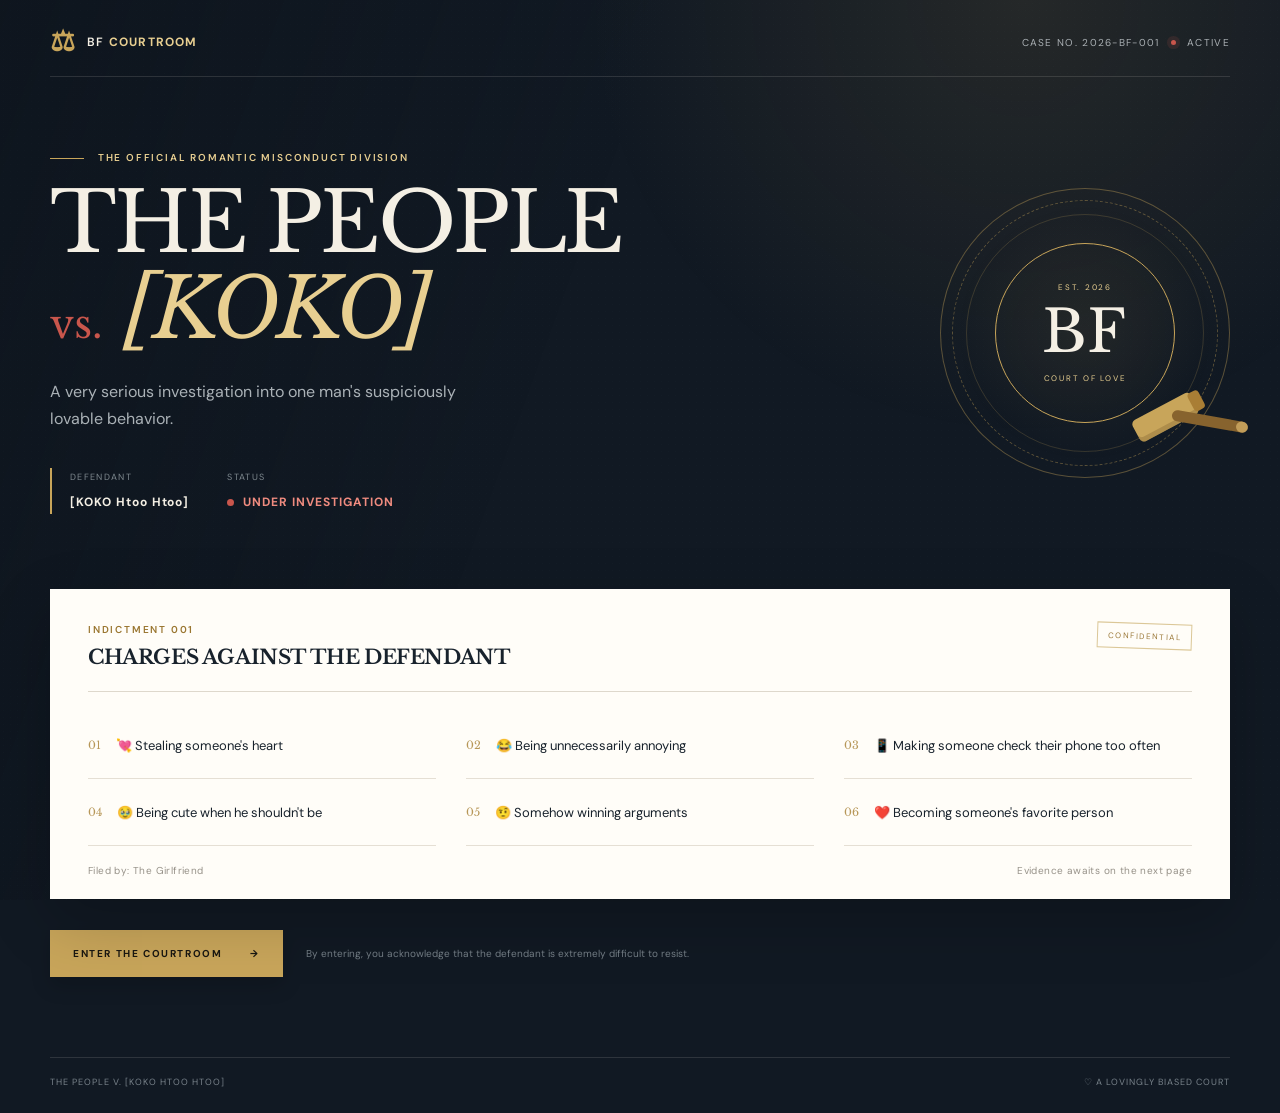
<file: index.html>
<!doctype html>
<html lang="en">
<head>
  <meta charset="UTF-8">
  <meta name="viewport" content="width=device-width, initial-scale=1.0">
  <meta name="theme-color" content="#111923">
  <title>BF COURTROOM | Case Opened</title>
  <link rel="stylesheet" href="style.css">
  <script src="script.js" defer></script>
</head>
<body data-page="case">
  <div class="page-wash" aria-hidden="true"></div>
  <header class="site-header">
    <a class="brand" href="index.html"><span class="brand-mark">⚖</span><span>BF <b>COURTROOM</b></span></a>
    <div class="case-stamp">CASE NO. 2026-BF-001 <span class="stamp-dot"></span> ACTIVE</div>
  </header>

  <main class="case-page page-enter">
    <section class="hero-grid">
      <div class="hero-copy">
        <p class="eyebrow"><span class="eyebrow-rule"></span> The official romantic misconduct division</p>
        <h1>THE PEOPLE<br><span class="versus">vs.</span> <em>[KOKO]</em></h1>
        <p class="hero-lede">A very serious investigation into one man's suspiciously lovable behavior.</p>
        <div class="defendant-slip">
          <div><span class="label">DEFENDANT</span><strong>[KOKO Htoo Htoo]</strong></div>
          <div><span class="label">STATUS</span><strong class="status-red"><i></i> UNDER INVESTIGATION</strong></div>
        </div>
      </div>
      <div class="court-seal" aria-label="Court seal, romantic misconduct division">
        <div class="seal-ring"><span>EST. 2026</span><strong>BF</strong><span>COURT OF LOVE</span></div>
        <div class="gavel" aria-hidden="true"><span class="gavel-head"></span><span class="gavel-handle"></span></div>
      </div>
    </section>

    <section class="charges-panel paper-panel">
      <div class="section-heading"><div><p class="eyebrow">Indictment 001</p><h2>CHARGES AGAINST THE DEFENDANT</h2></div><span class="file-tab">CONFIDENTIAL</span></div>
      <div class="charges-grid">
        <div class="charge"><span>01</span><p>💘 Stealing someone's heart</p></div>
        <div class="charge"><span>02</span><p>😂 Being unnecessarily annoying</p></div>
        <div class="charge"><span>03</span><p>📱 Making someone check their phone too often</p></div>
        <div class="charge"><span>04</span><p>🥹 Being cute when he shouldn't be</p></div>
        <div class="charge"><span>05</span><p>🤨 Somehow winning arguments</p></div>
        <div class="charge"><span>06</span><p>❤️ Becoming someone's favorite person</p></div>
      </div>
      <div class="panel-footer"><span>Filed by: The Girlfriend</span><span>Evidence awaits on the next page</span></div>
    </section>

    <a class="primary-button page-link" href="evidence.html">ENTER THE COURTROOM <span>→</span></a>
    <p class="microcopy">By entering, you acknowledge that the defendant is extremely difficult to resist.</p>
  </main>
  <footer class="site-footer"><span>THE PEOPLE v. [KOKO Htoo Htoo]</span><span>♡ A lovingly biased court</span></footer>
</body>
</html>
</file>
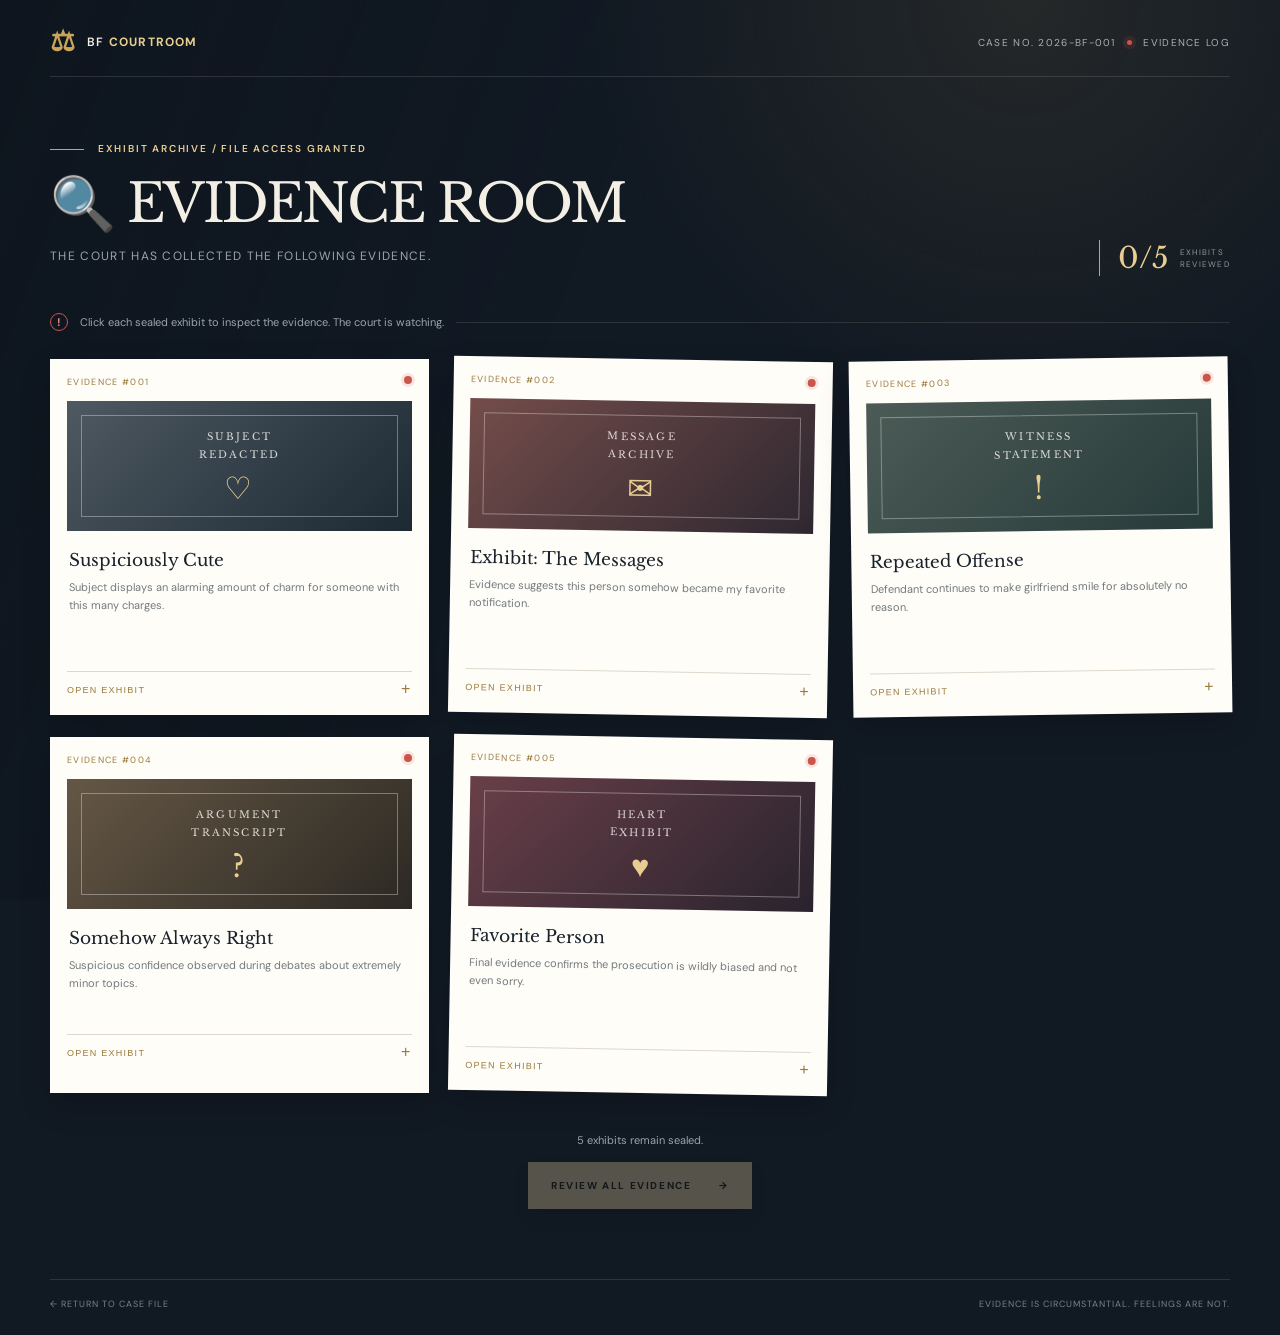
<file: evidence.html>
<!doctype html>
<html lang="en">
<head>
  <meta charset="UTF-8">
  <meta name="viewport" content="width=device-width, initial-scale=1.0">
  <meta name="theme-color" content="#111923">
  <title>BF COURTROOM | Evidence Room</title>
  <link rel="stylesheet" href="style.css">
  <script src="script.js" defer></script>
</head>
<body data-page="evidence">
  <div class="page-wash" aria-hidden="true"></div>
  <header class="site-header">
    <a class="brand" href="index.html"><span class="brand-mark">⚖</span><span>BF <b>COURTROOM</b></span></a>
    <div class="case-stamp">CASE NO. 2026-BF-001 <span class="stamp-dot"></span> EVIDENCE LOG</div>
  </header>

  <main class="evidence-page page-enter">
    <section class="page-title-row">
      <div><p class="eyebrow"><span class="eyebrow-rule"></span> Exhibit archive / file access granted</p><h1>🔍 EVIDENCE ROOM</h1><p class="title-sub">THE COURT HAS COLLECTED THE FOLLOWING EVIDENCE.</p></div>
      <div class="evidence-counter"><strong id="evidence-count">0/5</strong><span>EXHIBITS<br>REVIEWED</span></div>
    </section>

    <div class="notice-bar"><span class="notice-icon">!</span><span>Click each sealed exhibit to inspect the evidence. The court is watching.</span><span class="notice-line"></span></div>

    <section class="evidence-board" aria-label="Evidence exhibits">
      <article class="evidence-card" tabindex="0" data-evidence="1">
        <div class="card-top"><span>EVIDENCE #001</span><span class="pin"></span></div>
        <div class="placeholder-photo photo-one"><span>SUBJECT<br>REDACTED</span><b>♡</b></div>
        <div class="card-content"><h2>Suspiciously Cute</h2><p>Subject displays an alarming amount of charm for someone with this many charges.</p><div class="reveal-note"><b>COURT NOTE</b> ကိုကို့အပြုံးတေ , ချစ်ဖို့ကောင်းတယ့်အမူအရာကြောင့် ခနခနအရည်ပျော်နေရလို့ this may take  as a repeat offense.</div></div>
        <button class="inspect-button" type="button">OPEN EXHIBIT <span>+</span></button>
      </article>
      <article class="evidence-card" tabindex="0" data-evidence="2">
        <div class="card-top"><span>EVIDENCE #002</span><span class="pin"></span></div>
        <div class="placeholder-photo photo-two"><span>MESSAGE<br>ARCHIVE</span><b>✉</b></div>
        <div class="card-content"><h2>Exhibit: The Messages</h2><p>Evidence suggests this person somehow became my favorite notification.</p><div class="reveal-note"><b>COURT NOTE</b> ကိုကို့ဆီကကြားရတယ့် “ကိုကို့ကိုပြောနော် တခုခုဆိုကိုကိုရှိတယ်နော်” ဆိုတယ့် message လေးတေက တကယ် crime မြောက်တယ်သိလား အ့ကြောင့် နောက်တမှု</div></div>
        <button class="inspect-button" type="button">OPEN EXHIBIT <span>+</span></button>
      </article>
      <article class="evidence-card" tabindex="0" data-evidence="3">
        <div class="card-top"><span>EVIDENCE #003</span><span class="pin"></span></div>
        <div class="placeholder-photo photo-three"><span>WITNESS<br>STATEMENT</span><b>!</b></div>
        <div class="card-content"><h2>Repeated Offense</h2><p>Defendant continues to make girlfriend smile for absolutely no reason.</p><div class="reveal-note"><b>COURT NOTE</b> Witness reports the laughter is involuntary and ongoing. ကိုကိုနဲ့ဆိုအမြဲပြူံးနေရလို့ ပါးတေညောင်းကုန်လို့ နောက်တမှုထပ်ဖွင့်ပါတယ်။</div></div>
        <button class="inspect-button" type="button">OPEN EXHIBIT <span>+</span></button>
      </article>
      <article class="evidence-card" tabindex="0" data-evidence="4">
        <div class="card-top"><span>EVIDENCE #004</span><span class="pin"></span></div>
        <div class="placeholder-photo photo-four"><span>ARGUMENT<br>TRANSCRIPT</span><b>?</b></div>
        <div class="card-content"><h2>Somehow Always Right</h2><p>Suspicious confidence observed during debates about extremely minor topics.</p><div class="reveal-note"><b>COURT NOTE</b> အမြဲအနိုင်ဘဲပေးနေလို့ တခါလောက်လေးတောင် ရှုံးခွင့်မပေးလို့ ထပ်တိုးတမှု။</div></div>
        <button class="inspect-button" type="button">OPEN EXHIBIT <span>+</span></button>
      </article>
      <article class="evidence-card" tabindex="0" data-evidence="5">
        <div class="card-top"><span>EVIDENCE #005</span><span class="pin"></span></div>
        <div class="placeholder-photo photo-five"><span>HEART<br>EXHIBIT</span><b>♥</b></div>
        <div class="card-content"><h2>Favorite Person</h2><p>Final evidence confirms the prosecution is wildly biased and not even sorry.</p><div class="reveal-note"><b>COURT NOTE</b> ကိုကိုကဒီးဘဝတွက်နောက်ဆုံးသူအဖြစ်သေချာသွားအောင်လုပ်လိုက်တာမို့ The heart has been compromised. There is no going back.</div></div>
        <button class="inspect-button" type="button">OPEN EXHIBIT <span>+</span></button>
      </article>
    </section>

    <section class="evidence-action"><p id="evidence-status">Five exhibits remain sealed.</p><a id="verdict-link" class="primary-button page-link is-locked" href="verdict.html" aria-disabled="true">REVIEW ALL EVIDENCE <span>→</span></a></section>
  </main>
  <footer class="site-footer"><a href="index.html">← Return to case file</a><span>Evidence is circumstantial. Feelings are not.</span></footer>
</body>
</html>
</file>
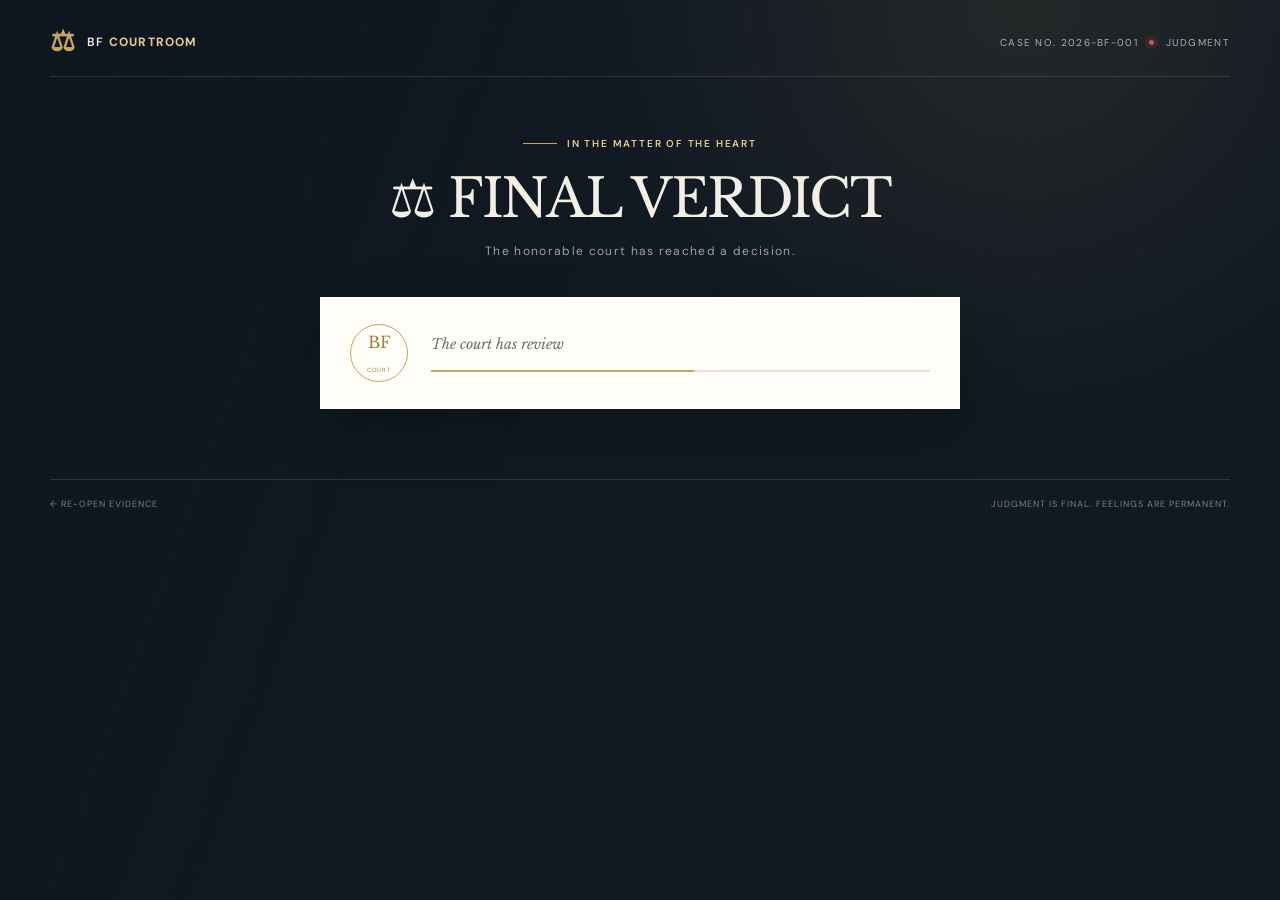
<file: verdict.html>
<!doctype html>
<html lang="en">
<head>
  <meta charset="UTF-8">
  <meta name="viewport" content="width=device-width, initial-scale=1.0">
  <meta name="theme-color" content="#111923">
  <title>BF COURTROOM | Final Verdict</title>
  <link rel="stylesheet" href="style.css">
  <script src="script.js" defer></script>
</head>
<body data-page="verdict">
  <div class="page-wash" aria-hidden="true"></div>
  <header class="site-header">
    <a class="brand" href="index.html"><span class="brand-mark">⚖</span><span>BF <b>COURTROOM</b></span></a>
    <div class="case-stamp">CASE NO. 2026-BF-001 <span class="stamp-dot"></span> JUDGMENT</div>
  </header>

  <main class="verdict-page page-enter">
    <section class="verdict-intro"><p class="eyebrow"><span class="eyebrow-rule"></span> In the matter of the heart</p><h1>⚖ FINAL VERDICT</h1><p class="title-sub">The honorable court has reached a decision.</p></section>
    <section class="verdict-machine paper-panel" id="verdict-machine" aria-live="polite">
      <div class="machine-seal">BF<br><small>COURT</small></div>
      <div class="typing-stage"><p id="typing-text">Preparing the record...</p><div class="typing-bar"><span id="typing-progress"></span></div></div>
    </section>
    <section class="guilty-reveal" id="guilty-reveal" hidden>
      <div class="verdict-word">GUILTY. <span>🚨</span></div>
      <p class="verdict-caption">On all charges, and honestly? We saw this coming.</p>
      <div class="confirmed-charges paper-panel"><div class="section-heading"><div><p class="eyebrow">The ruling</p><h2>CONFIRMED CHARGES</h2></div><span class="file-tab">FINAL</span></div><ul><li>❤️ Guilty of stealing her heart</li><li>😂 Guilty of being annoying</li><li>🥹 Guilty of being too cute</li><li>📱 Guilty of making her check her phone</li><li>💙 Guilty of becoming her favorite person</li></ul></div>
      <div class="sentence-block"><p class="eyebrow">By order of the court</p><h2>THE SENTENCE</h2><p class="sentence-main">You are hereby sentenced to <strong>STAYING WITH ME.</strong></p><p class="sentence-rules">No refunds. <span></span> No escape. <span></span> Appeal denied. 😂❤️</p></div>
      <div class="love-note"><div class="placeholder-photo final-photo"><span>THE<br>DEFENDANT</span><b>♡</b></div><div><p class="eyebrow">A note from the prosecution</p><p>Despite all your crimes, you're still my favorite person.</p><small>Case closed with love, [YOUR Baeeee]</small></div></div>
      <button class="primary-button celebration-button" type="button" id="celebrate-button">CASE CLOSED <span>♥</span></button>
    </section>
  </main>
  <footer class="site-footer"><a href="evidence.html">← Re-open evidence</a><span>Judgment is final. Feelings are permanent.</span></footer>
</body>
</html>
</file>
<file: style.css>
@import url('https://fonts.googleapis.com/css2?family=DM+Sans:wght@400;500;600;700&family=Libre+Baskerville:ital,wght@0,400;0,700;1,400&display=swap');

:root { --navy:#111923; --navy-soft:#1b2732; --cream:#f4efe4; --paper:#fffdf8; --ink:#18222c; --muted:#77808a; --gold:#c8a55a; --gold-light:#e8cf91; --red:#c9564c; --line:rgba(200,165,90,.34); --shadow:0 22px 60px rgba(0,0,0,.2); }
* { box-sizing:border-box; }
html { scroll-behavior:smooth; }
body { margin:0; color:var(--cream); background:var(--navy); font-family:'DM Sans', sans-serif; min-height:100vh; overflow-x:hidden; }
body::before { content:''; position:fixed; inset:0; pointer-events:none; opacity:.17; background-image:radial-gradient(rgba(255,255,255,.35) .6px,transparent .6px); background-size:7px 7px; mix-blend-mode:soft-light; }
.page-wash { position:fixed; inset:0; pointer-events:none; background:radial-gradient(circle at 80% 0%,rgba(200,165,90,.11),transparent 32%),linear-gradient(110deg,rgba(10,16,23,.35),transparent 42%); }
a { color:inherit; text-decoration:none; }
.site-header,.site-footer { width:min(1180px,calc(100% - 48px)); margin:auto; display:flex; justify-content:space-between; align-items:center; position:relative; z-index:2; }
.site-header { padding:28px 0 20px; border-bottom:1px solid rgba(244,239,228,.13); }
.brand { display:flex; align-items:center; gap:11px; letter-spacing:.1em; font-size:12px; font-weight:600; }
.brand b { color:var(--gold-light); font-weight:700; }.brand-mark { color:var(--gold); font-size:28px; line-height:1; }
.case-stamp { color:#aab0b4; font-size:10px; letter-spacing:.13em; }.stamp-dot { display:inline-block; width:5px; height:5px; background:var(--red); border-radius:50%; margin:0 7px 1px; box-shadow:0 0 0 4px rgba(201,86,76,.13); }
.page-enter { animation:pageIn .65s ease both; } @keyframes pageIn { from{opacity:0;transform:translateY(12px)} to{opacity:1;transform:none} }
body.page-leaving .page-enter { opacity:0; transform:translateY(10px); transition:opacity .25s ease,transform .25s ease; }
.case-page,.evidence-page,.verdict-page { width:min(1180px,calc(100% - 48px)); margin:0 auto; position:relative; z-index:1; }.case-page { padding:74px 0 80px; }.hero-grid { display:grid; grid-template-columns:1fr 340px; gap:70px; align-items:center; padding-bottom:75px; }
.eyebrow { color:var(--gold-light); font-size:10px; font-weight:600; letter-spacing:.18em; text-transform:uppercase; margin:0 0 16px; }.eyebrow-rule { display:inline-block; width:34px; height:1px; background:var(--gold); vertical-align:middle; margin-right:10px; }
h1,h2,p { margin-top:0; } h1,h2 { font-family:'Libre Baskerville',Georgia,serif; }.hero-copy h1 { font-size:clamp(42px,7vw,83px); line-height:1.04; letter-spacing:-.035em; margin:0 0 25px; font-weight:400; }.hero-copy h1 em { color:var(--gold-light); font-style:italic; }.versus { color:var(--red); font-size:.48em; letter-spacing:0; }.hero-lede { max-width:440px; color:#abb2b7; font-size:16px; line-height:1.7; }.defendant-slip { display:flex; gap:38px; border-left:2px solid var(--gold); margin-top:36px; padding:3px 0 3px 18px; }.label { display:block; color:#7f898f; font-size:9px; letter-spacing:.15em; margin-bottom:7px; }.defendant-slip strong { font-size:12px; letter-spacing:.08em; }.status-red { color:#ef8b7f; }.status-red i { display:inline-block; width:7px; height:7px; background:var(--red); border-radius:50%; margin-right:5px; }
.court-seal { width:290px; height:290px; border:1px solid rgba(200,165,90,.4); border-radius:50%; justify-self:end; display:grid; place-items:center; position:relative; background:radial-gradient(circle,rgba(200,165,90,.08),transparent 63%); }.court-seal::before,.court-seal::after { content:''; position:absolute; width:calc(100% - 24px); height:calc(100% - 24px); border:1px dashed rgba(200,165,90,.4); border-radius:50%; }.court-seal::after { width:calc(100% - 52px); height:calc(100% - 52px); border-style:solid; opacity:.5; }.seal-ring { width:180px; height:180px; border:1px solid var(--gold); border-radius:50%; display:flex; flex-direction:column; justify-content:center; align-items:center; gap:17px; color:var(--gold-light); font-size:8px; letter-spacing:.22em; text-align:center; }.seal-ring strong { font-family:'Libre Baskerville',serif; font-size:58px; line-height:.8; color:var(--cream); font-weight:400; }.gavel { position:absolute; bottom:11px; right:-6px; width:96px; height:80px; transform:rotate(-28deg); animation:gavelDrop 3s ease-in-out infinite; }.gavel-head { display:block; width:66px; height:24px; border-radius:5px; background:var(--gold); box-shadow:inset 0 -5px rgba(85,56,26,.22); position:absolute; left:0; top:10px; }.gavel-head::after { content:''; position:absolute; right:-8px; top:2px; width:12px; height:20px; border-radius:4px; background:#a97e35; }.gavel-handle { position:absolute; width:76px; height:11px; border-radius:7px; background:#87632e; transform:rotate(38deg); left:32px; top:41px; }.gavel-handle::after { content:''; position:absolute; left:65px; width:12px; height:11px; border-radius:50%; background:#c29d59; } @keyframes gavelDrop { 0%,78%,100%{transform:rotate(-28deg)} 84%{transform:rotate(-15deg)} 90%{transform:rotate(-31deg)} }
.paper-panel { background:var(--paper); color:var(--ink); box-shadow:var(--shadow); }.charges-panel { padding:34px 38px 22px; position:relative; }.section-heading { display:flex; justify-content:space-between; align-items:flex-start; border-bottom:1px solid #ded8cc; padding-bottom:22px; margin-bottom:20px; }.section-heading .eyebrow { color:#9a7630; margin-bottom:9px; }.section-heading h2 { margin:0; font-size:20px; letter-spacing:-.02em; }.file-tab { border:1px solid #dbc797; color:#9b7939; padding:7px 10px; font-size:8px; letter-spacing:.18em; transform:rotate(2deg); }.charges-grid { display:grid; grid-template-columns:repeat(3,1fr); gap:0 30px; }.charge { border-bottom:1px solid #e5dfd4; display:flex; gap:15px; align-items:center; min-height:67px; }.charge span { color:#b79758; font-family:'Libre Baskerville',serif; font-size:11px; }.charge p { font-size:13px; margin:0; }.panel-footer { display:flex; justify-content:space-between; padding-top:18px; color:#969188; font-size:10px; letter-spacing:.04em; }.primary-button { display:inline-flex; align-items:center; justify-content:center; gap:28px; background:var(--gold); color:#191711; border:0; padding:17px 23px; font-size:10px; letter-spacing:.16em; font-weight:700; cursor:pointer; transition:transform .25s,background .25s,box-shadow .25s; box-shadow:0 9px 20px rgba(0,0,0,.16); }.primary-button:hover { transform:translateY(-3px); background:var(--gold-light); box-shadow:0 13px 25px rgba(0,0,0,.25); }.case-page > .primary-button { margin-top:31px; }.microcopy { display:inline-block; color:#747e86; margin:0 0 0 19px; font-size:10px; }.site-footer { border-top:1px solid rgba(244,239,228,.13); padding:18px 0 25px; color:#79838b; text-transform:uppercase; letter-spacing:.11em; font-size:9px; }
.evidence-page { padding:65px 0 70px; }.page-title-row { display:flex; align-items:end; justify-content:space-between; margin-bottom:37px; }.page-title-row h1,.verdict-intro h1 { font-size:clamp(30px,5vw,53px); font-weight:400; margin:0 0 12px; letter-spacing:-.04em; }.title-sub { color:#9ca5ab; font-size:12px; letter-spacing:.11em; }.evidence-counter { border-left:1px solid var(--gold); padding-left:18px; display:flex; align-items:center; gap:12px; }.evidence-counter strong { font-family:'Libre Baskerville',serif; color:var(--gold-light); font-size:29px; font-weight:400; }.evidence-counter span { color:#8f999e; font-size:8px; letter-spacing:.16em; line-height:1.5; }.notice-bar { display:flex; align-items:center; gap:12px; margin-bottom:28px; color:#9ca5ab; font-size:11px; }.notice-icon { display:grid; place-items:center; width:18px; height:18px; border:1px solid var(--red); border-radius:50%; color:#f18b7e; font-weight:700; font-size:11px; }.notice-line { height:1px; background:rgba(244,239,228,.12); flex:1; }.evidence-board { display:grid; grid-template-columns:repeat(3,1fr); gap:22px; }.evidence-card { background:var(--paper); color:var(--ink); padding:17px; box-shadow:0 12px 30px rgba(0,0,0,.16); position:relative; transition:transform .3s,box-shadow .3s; outline:none; }.evidence-card:nth-child(2),.evidence-card:nth-child(5) { transform:rotate(1deg); }.evidence-card:nth-child(3) { transform:rotate(-.8deg); }.evidence-card:hover,.evidence-card:focus { transform:translateY(-6px) rotate(0); box-shadow:0 20px 35px rgba(0,0,0,.28); }.card-top { display:flex; justify-content:space-between; color:#9c7b40; font-size:9px; letter-spacing:.15em; margin-bottom:13px; }.pin { width:8px; height:8px; background:var(--red); border-radius:50%; box-shadow:0 0 0 3px rgba(201,86,76,.14); }.placeholder-photo { height:130px; display:flex; flex-direction:column; justify-content:center; align-items:center; position:relative; overflow:hidden; color:rgba(255,253,248,.8); font-family:'Libre Baskerville',serif; letter-spacing:.22em; text-align:center; font-size:10px; line-height:1.8; }.placeholder-photo::before { content:''; position:absolute; inset:14px; border:1px solid rgba(255,255,255,.34); }.placeholder-photo b { font-size:31px; font-weight:400; color:var(--gold-light); line-height:1; z-index:1; margin-top:9px; }.photo-one { background:linear-gradient(135deg,#4e5961,#1c2933); }.photo-two { background:linear-gradient(135deg,#744d4a,#2e2730); }.photo-three { background:linear-gradient(135deg,#4c5b56,#263a39); }.photo-four { background:linear-gradient(135deg,#655745,#2c2923); }.photo-five,.final-photo { background:linear-gradient(135deg,#693f49,#29232d); }.card-content { padding:19px 2px 13px; }.card-content h2 { font-size:17px; margin:0 0 8px; font-weight:400; }.card-content p { color:#727a7e; font-size:11px; line-height:1.6; margin:0; min-height:37px; }.reveal-note { display:grid; grid-template-rows:0fr; opacity:0; overflow:hidden; color:#9b7939; font-size:10px; line-height:1.5; transition:grid-template-rows .45s,opacity .35s,padding .45s; }.reveal-note b { font-size:8px; letter-spacing:.13em; }.reveal-note::first-line { color:var(--red); }.evidence-card.open .reveal-note { grid-template-rows:1fr; opacity:1; padding-top:13px; }.inspect-button { border:0; background:none; border-top:1px solid #ded8cc; padding:13px 0 1px; width:100%; text-align:left; color:#9b7939; font-size:9px; letter-spacing:.14em; cursor:pointer; }.inspect-button span { float:right; font-size:16px; line-height:8px; transition:transform .3s; }.evidence-card.open .inspect-button span { transform:rotate(45deg); }.evidence-card.open { box-shadow:0 14px 0 rgba(200,165,90,.18),0 20px 38px rgba(0,0,0,.2); }.evidence-action { display:flex; flex-direction:column; align-items:center; gap:15px; padding-top:40px; }.evidence-action p { color:#9ca5ab; font-size:11px; margin:0; }.is-locked { opacity:.42; pointer-events:none; filter:grayscale(.5); }.is-ready { opacity:1; pointer-events:auto; filter:none; animation:readyPulse 1.2s ease-in-out infinite alternate; } @keyframes readyPulse { to{box-shadow:0 0 0 5px rgba(200,165,90,.18),0 13px 25px rgba(0,0,0,.25)} }
.verdict-page { padding:60px 0 70px; max-width:920px; }.verdict-intro { text-align:center; }.verdict-intro .eyebrow { justify-content:center; display:flex; align-items:center; }.verdict-machine { margin:38px auto 0; max-width:640px; padding:27px 30px; display:flex; gap:23px; align-items:center; }.machine-seal { width:58px; height:58px; flex:0 0 58px; border:1px solid #c8a55a; border-radius:50%; display:grid; place-items:center; text-align:center; font-family:'Libre Baskerville',serif; font-size:16px; line-height:1; color:#a3803f; }.machine-seal small { font-family:'DM Sans',sans-serif; font-size:6px; letter-spacing:.15em; }.typing-stage { flex:1; }.typing-stage p { color:#687278; font-family:'Libre Baskerville',serif; font-style:italic; font-size:14px; margin:0 0 15px; min-height:20px; }.typing-bar { height:2px; background:#e5dfd4; overflow:hidden; }.typing-bar span { display:block; height:100%; width:0; background:var(--gold); transition:width .7s ease; }.guilty-reveal { text-align:center; animation:revealUp .8s ease both; padding-top:44px; }.verdict-word { color:var(--red); font-family:'Libre Baskerville',serif; font-size:clamp(48px,10vw,91px); line-height:1; letter-spacing:-.04em; }.verdict-word span { font-family:'DM Sans',sans-serif; font-size:.45em; vertical-align:middle; }.verdict-caption { color:#a8b0b4; font-size:12px; margin:13px 0 35px; }.confirmed-charges { padding:27px 32px 25px; max-width:670px; margin:auto; text-align:left; }.confirmed-charges .section-heading { margin-bottom:6px; }.confirmed-charges ul { list-style:none; margin:0; padding:0; display:grid; grid-template-columns:1fr 1fr; }.confirmed-charges li { padding:13px 8px 13px 0; border-bottom:1px solid #e5dfd4; font-size:12px; }.sentence-block { padding:54px 0 44px; }.sentence-block .eyebrow { color:var(--gold-light); }.sentence-block h2 { color:var(--gold-light); font-size:25px; margin:0 0 18px; }.sentence-main { font-family:'Libre Baskerville',serif; font-size:22px; color:var(--cream); }.sentence-main strong { color:var(--gold-light); font-weight:400; }.sentence-rules { color:#a8b0b4; font-size:11px; }.sentence-rules span { display:inline-block; width:4px; height:4px; background:var(--red); border-radius:50%; vertical-align:middle; margin:0 9px; }.love-note { display:grid; grid-template-columns:150px 1fr; align-items:center; text-align:left; gap:26px; max-width:560px; margin:0 auto 34px; border-top:1px solid rgba(244,239,228,.16); border-bottom:1px solid rgba(244,239,228,.16); padding:19px 0; }.final-photo { height:130px; }.love-note p:not(.eyebrow) { font-family:'Libre Baskerville',serif; font-size:18px; line-height:1.45; margin-bottom:14px; }.love-note small { color:#8f999e; font-size:10px; }.celebration-button { min-width:204px; }.hearts-layer { position:fixed; inset:0; pointer-events:none; z-index:5; overflow:hidden; }.heart-particle { position:absolute; color:#e5a4a0; font-size:20px; animation:floatHeart 2.5s ease-out forwards; } @keyframes floatHeart { from{transform:translateY(0) scale(.5) rotate(0);opacity:0} 15%{opacity:1} to{transform:translateY(-80vh) scale(1.2) rotate(35deg);opacity:0} } @keyframes revealUp { from{opacity:0;transform:translateY(20px)} to{opacity:1;transform:none} }
@media(max-width:760px){ .site-header,.site-footer,.case-page,.evidence-page,.verdict-page{width:min(100% - 32px,1180px)} .site-header{padding-top:20px}.case-stamp{font-size:8px}.hero-grid{display:block;padding-bottom:47px}.court-seal{width:190px;height:190px;margin:45px auto 0}.seal-ring{width:126px;height:126px;gap:11px;font-size:6px}.seal-ring strong{font-size:40px}.gavel{transform:scale(.7) rotate(-28deg);right:-11px;bottom:-3px}.hero-copy h1{font-size:clamp(38px,13vw,65px)}.defendant-slip{gap:18px;flex-wrap:wrap}.charges-panel{padding:24px 20px 18px}.charges-grid{grid-template-columns:1fr;gap:0}.panel-footer{gap:12px;flex-direction:column}.microcopy{display:block;margin:15px 0 0;line-height:1.5}.case-page > .primary-button{width:100%;justify-content:space-between}.page-title-row{align-items:flex-start;gap:20px}.evidence-counter{padding-left:12px;gap:6px}.evidence-counter strong{font-size:21px}.evidence-counter span{font-size:7px}.evidence-board{grid-template-columns:1fr 1fr;gap:15px}.evidence-card{padding:12px}.evidence-card:nth-child(2),.evidence-card:nth-child(5),.evidence-card:nth-child(3){transform:none}.placeholder-photo{height:110px}.card-content h2{font-size:14px}.card-content p{font-size:10px;min-height:55px}.notice-bar{font-size:10px;align-items:flex-start}.notice-line{display:none}.confirmed-charges{padding:22px 20px}.confirmed-charges ul{grid-template-columns:1fr}.sentence-main{font-size:18px}.love-note{grid-template-columns:105px 1fr;gap:15px}.love-note p:not(.eyebrow){font-size:15px}.site-footer{font-size:8px;gap:15px;align-items:flex-start}.site-footer span:last-child{text-align:right}.verdict-machine{padding:20px}.machine-seal{width:45px;height:45px;flex-basis:45px;font-size:13px}.typing-stage p{font-size:12px}}
@media(max-width:420px){.evidence-board{grid-template-columns:1fr}.evidence-card{transform:none!important}.page-title-row{display:block}.evidence-counter{display:inline-flex;margin-top:20px}.section-heading h2{font-size:17px}}
</file>
